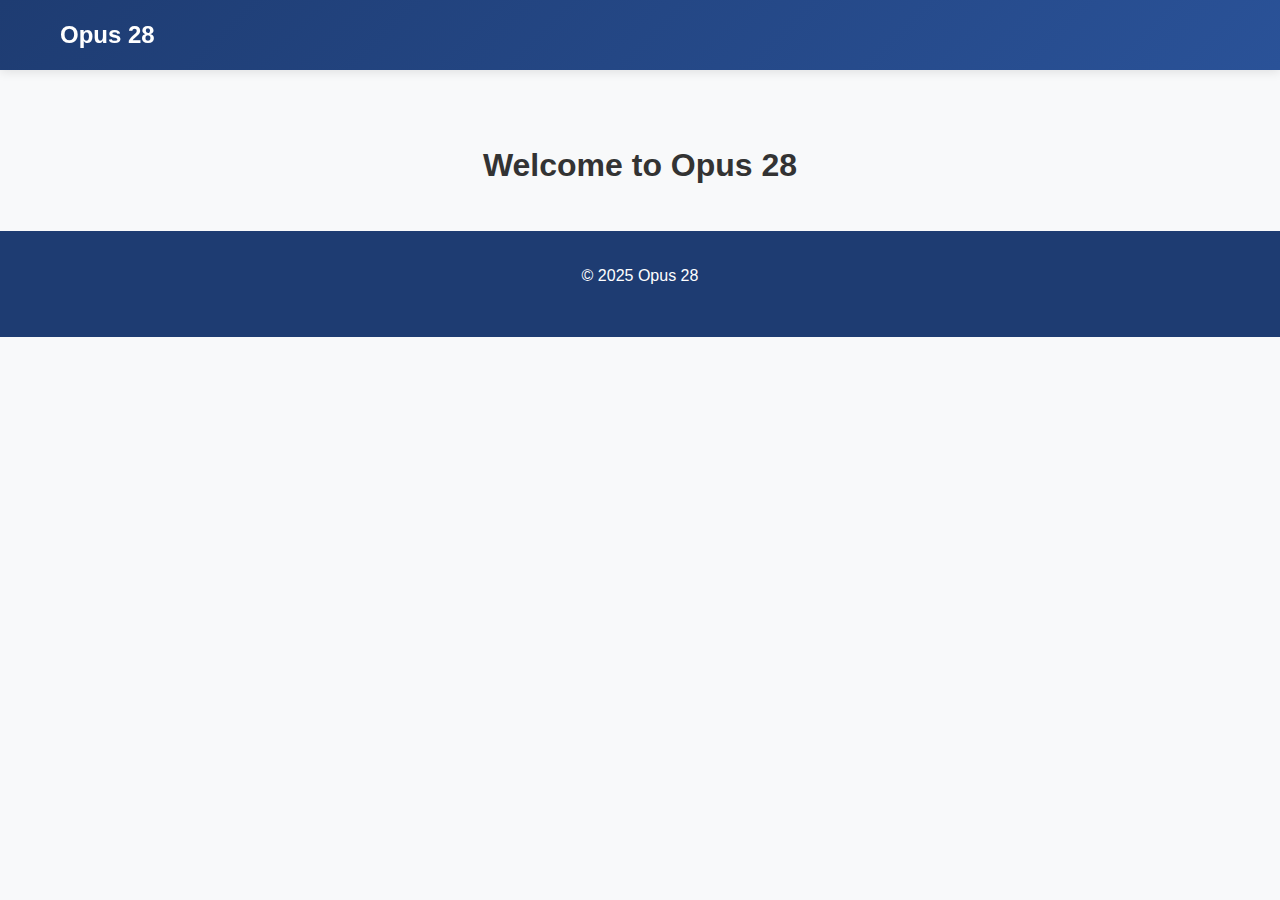
<file: index.html>
<!DOCTYPE html>
<html lang="en">
<head>
	<meta charset="utf-8">
	<meta name="viewport" content="width=device-width,initial-scale=1">
	<title>Opus 28</title>
	<link rel="stylesheet" href="style.css">
</head>
<body>
	<header>
		<nav class="container">
			<div class="logo">Opus 28</div>
		</nav>
	</header>

	<main style="padding: 140px 20px 40px; text-align:center;">
		<h1>Welcome to Opus 28</h1>
	</main>

	<footer>
		<div class="container">
			<div class="footer-links">&copy; 2025 Opus 28</div>
		</div>
	</footer>
</body>
</html>
</file>
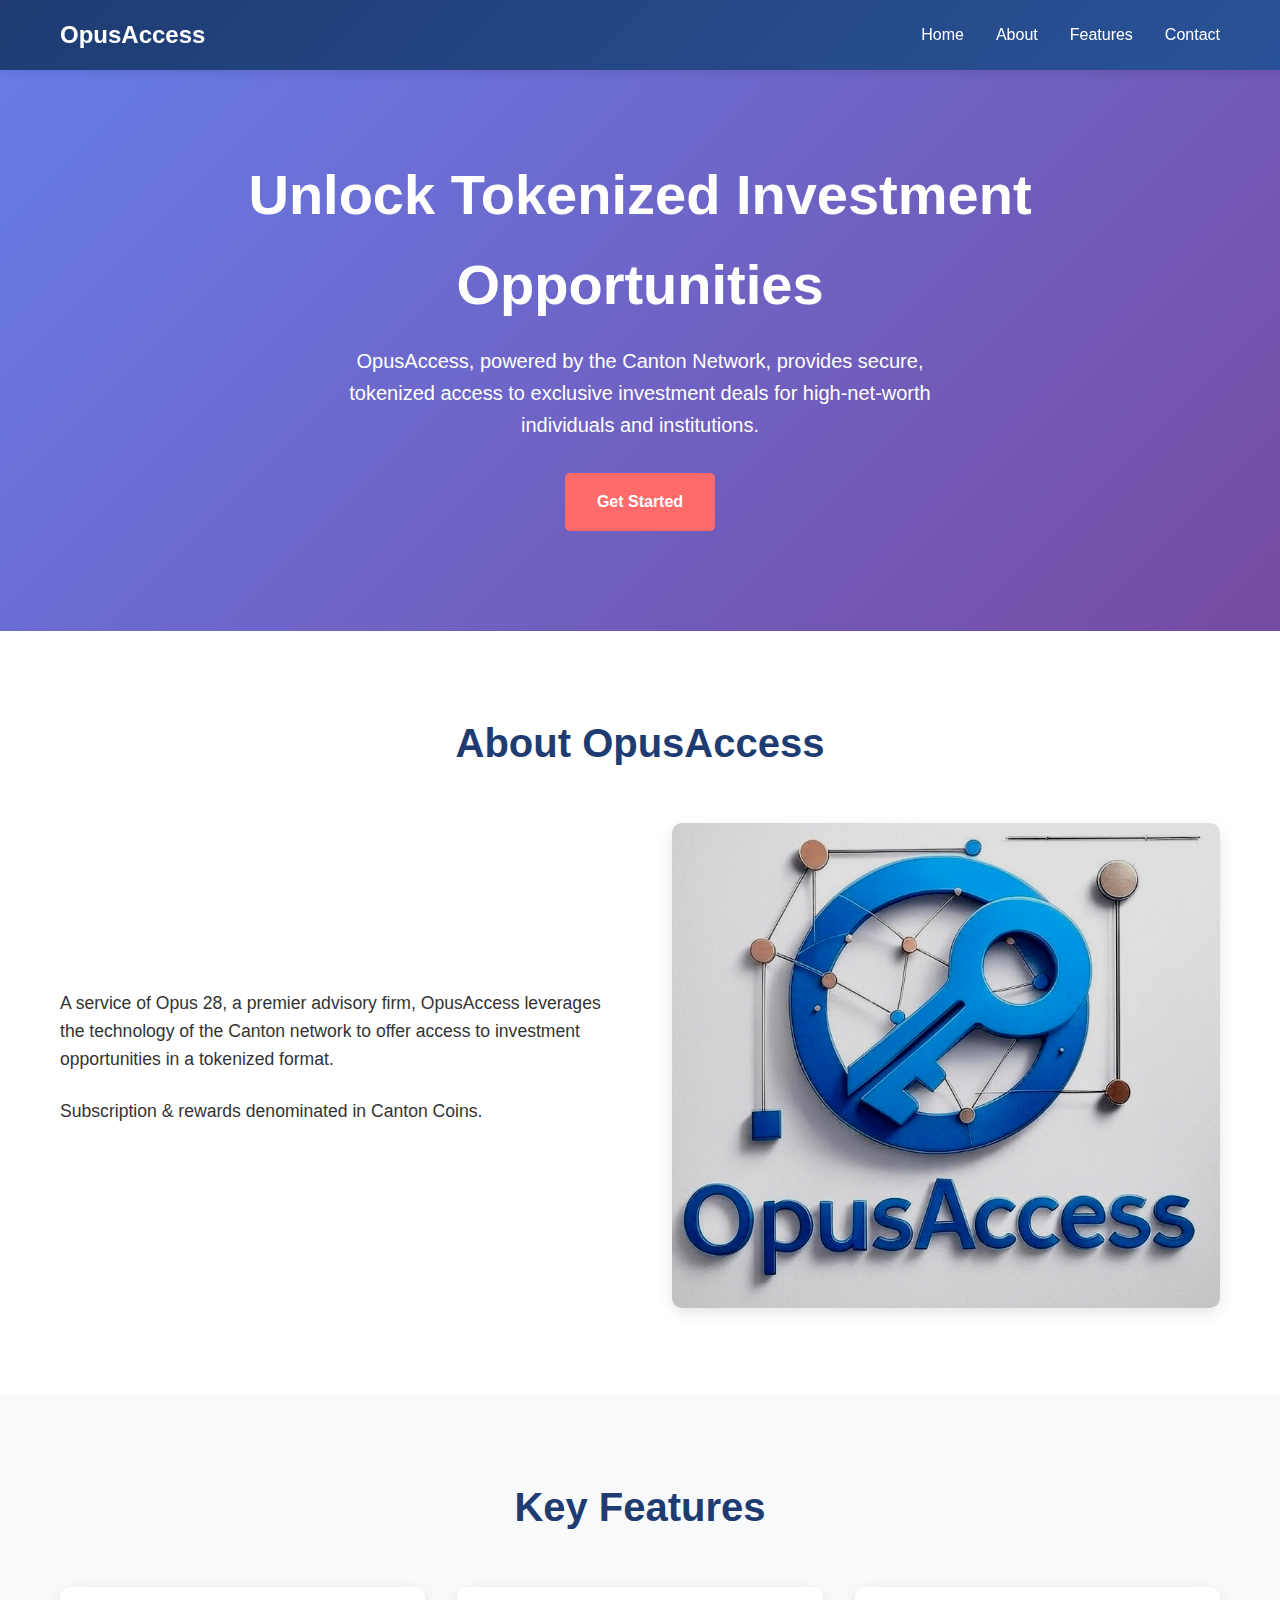
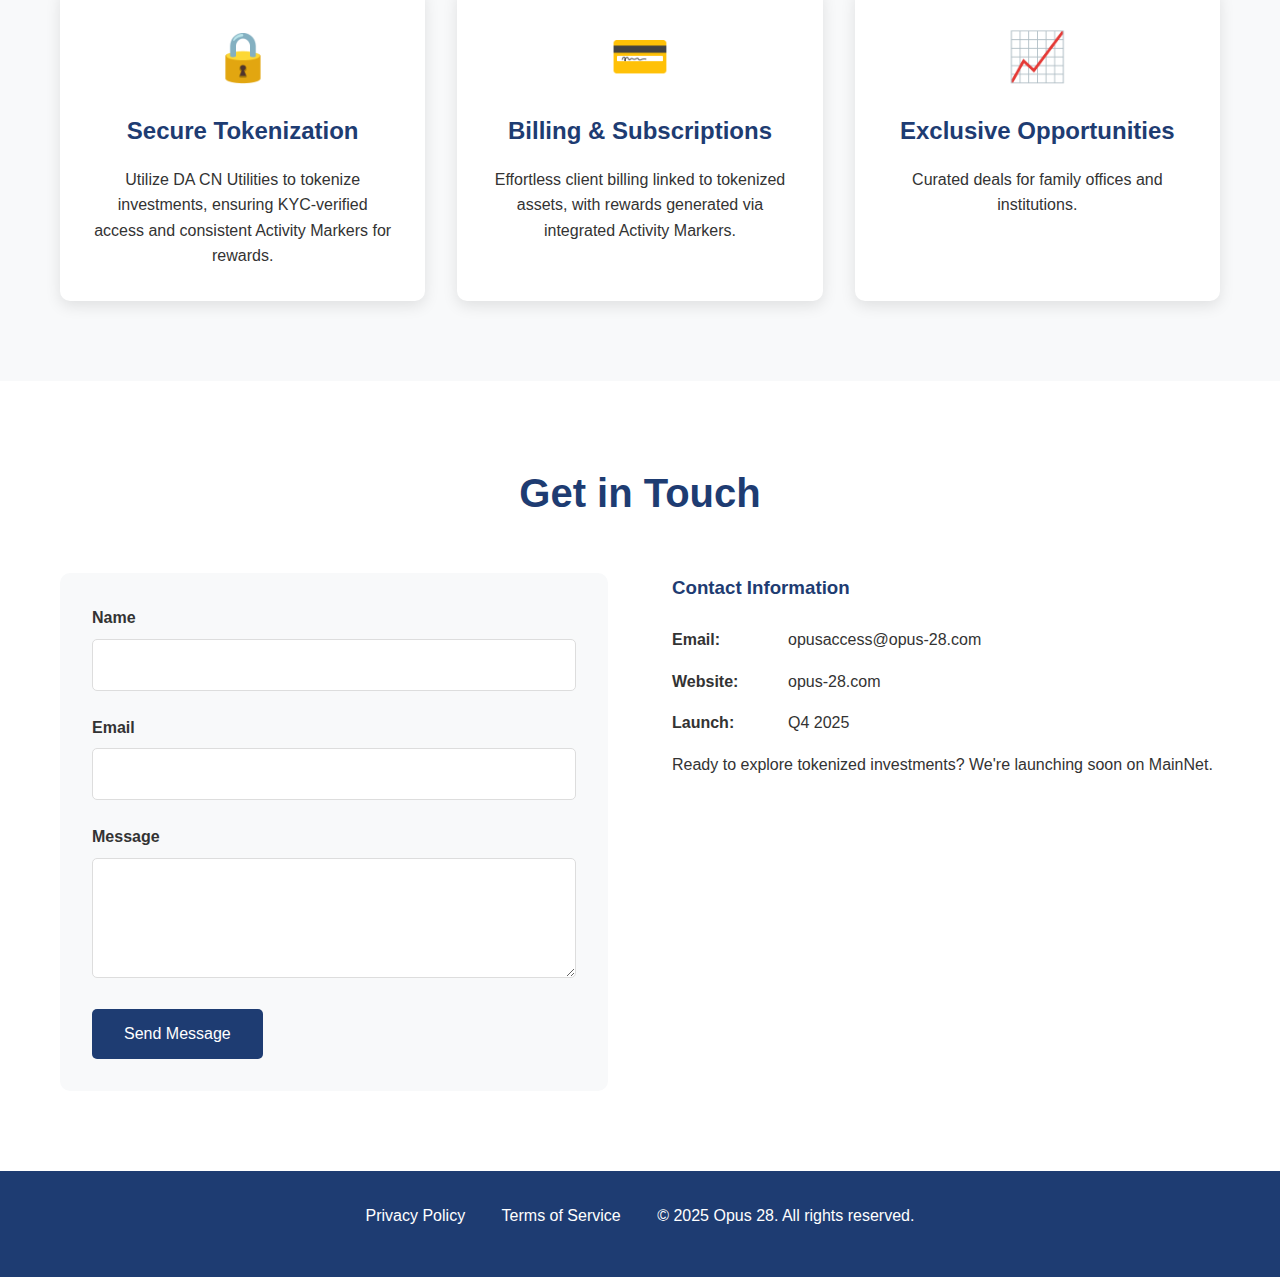
<file: opusaccess.html>
<!DOCTYPE html>
<html lang="en">
<head>
    <meta charset="UTF-8">
    <meta name="viewport" content="width=device-width, initial-scale=1.0">
    <title>OpusAccess - Tokenized Investment Opportunities on Canton Ledger</title>
    <link rel="stylesheet" href="style.css">
</head>
<body>
    <header>
        <nav class="container">
            <div class="logo">OpusAccess</div>
            <ul class="nav-links">
                <li><a href="#home">Home</a></li>
                <li><a href="#about">About</a></li>
                <li><a href="#features">Features</a></li>
                <li><a href="#contact">Contact</a></li>
            </ul>
        </nav>
    </header>

    <section id="home" class="hero">
        <div class="container">
            <h1>Unlock Tokenized Investment Opportunities</h1>
            <p>OpusAccess, powered by the Canton Network, provides secure, tokenized access to exclusive investment deals for high-net-worth individuals and institutions.</p>
            <a href="#contact" class="cta-button">Get Started</a>
        </div>
    </section>

    <section id="about" class="about">
        <div class="container">
            <h2 class="section-title">About OpusAccess</h2>
            <div class="about-content">
                <div class="about-text">
                    <p>A service of Opus 28, a premier advisory firm, OpusAccess leverages the technology of the Canton network to offer access to investment opportunities in a tokenized format.</p>
                    <p>Subscription & rewards denominated in Canton Coins.</p>
                </div>
                <div class="about-image">
                    <!-- Placeholder for image; replace with actual asset -->
                    <img src="images/logo_opusaccess.jpeg" alt="OpusAccess Platform">
                </div>
            </div>
        </div>
    </section>

    <section id="features" class="features">
        <div class="container">
            <h2 class="section-title">Key Features</h2>
            <div class="features-grid">
                <div class="feature-card">
                    <div class="feature-icon">🔒</div>
                    <h3>Secure Tokenization</h3>
                    <p>Utilize DA CN Utilities to tokenize investments, ensuring KYC-verified access and consistent Activity Markers for rewards.</p>
                </div>
                <div class="feature-card">
                    <div class="feature-icon">💳</div>
                    <h3>Billing & Subscriptions</h3>
                    <p>Effortless client billing linked to tokenized assets, with rewards generated via integrated Activity Markers.</p>
                </div>
                <div class="feature-card">
                    <div class="feature-icon">📈</div>
                    <h3>Exclusive Opportunities</h3>
                    <p>Curated deals for family offices and institutions.</p>
                </div>
            </div>
        </div>
    </section>

    <section id="contact" class="contact">
        <div class="container">
            <h2 class="section-title">Get in Touch</h2>
            <div class="contact-content">
                <div class="contact-form">
                    <form action="#" method="POST"> <!-- Integrate with backend as needed -->
                        <div class="form-group">
                            <label for="name">Name</label>
                            <input type="text" id="name" name="name" required>
                        </div>
                        <div class="form-group">
                            <label for="email">Email</label>
                            <input type="email" id="email" name="email" required>
                        </div>
                        <div class="form-group">
                            <label for="message">Message</label>
                            <textarea id="message" name="message" required></textarea>
                        </div>
                        <button type="submit" class="submit-button">Send Message</button>
                    </form>
                </div>
                <div class="contact-info">
                    <h3>Contact Information</h3>
                    <div class="contact-item">
                        <strong>Email:</strong>
                        <span>opusaccess@opus-28.com</span>
                    </div>
                    <div class="contact-item">
                        <strong>Website:</strong>
                        <span>opus-28.com</span>
                    </div>
                    <div class="contact-item">
                        <strong>Launch:</strong>
                        <span>Q4 2025</span>
                    </div>
                    <p>Ready to explore tokenized investments? We're launching soon on MainNet.</p>
                </div>
            </div>
        </div>
    </section>

    <footer>
        <div class="container">
            <div class="footer-links">
                <a href="#">Privacy Policy</a>
                <a href="#">Terms of Service</a>
                <a href="#">&copy; 2025 Opus 28. All rights reserved.</a>
            </div>
        </div>
    </footer>

    <script>
        // Simple smooth scrolling for nav links
        document.querySelectorAll('a[href^="#"]').forEach(anchor => {
            anchor.addEventListener('click', function (e) {
                e.preventDefault();
                document.querySelector(this.getAttribute('href')).scrollIntoView({
                    behavior: 'smooth'
                });
            });
        });

        // Form submission placeholder (integrate with your backend, e.g., via GoDaddy hosting or external service)
        document.querySelector('form').addEventListener('submit', function(e) {
            e.preventDefault();
            alert('Thank you for your message! We\'ll get back to you soon.');
            this.reset();
        });
    </script>
</body>
</html>
</file>
<file: style.css>
/* style.css - extracted from opusaccess.html */

/* Reset and Base Styles */
* {
    margin: 0;
    padding: 0;
    box-sizing: border-box;
}
body {
    font-family: 'Arial', sans-serif;
    line-height: 1.6;
    color: #333;
    background-color: #f8f9fa;
}
.container {
    max-width: 1200px;
    margin: 0 auto;
    padding: 0 20px;
}

/* Header */
header {
    background: linear-gradient(135deg, #1e3c72 0%, #2a5298 100%);
    color: white;
    padding: 1rem 0;
    position: fixed;
    width: 100%;
    top: 0;
    z-index: 1000;
    box-shadow: 0 2px 10px rgba(0,0,0,0.1);
}
nav {
    display: flex;
    justify-content: space-between;
    align-items: center;
}
.logo {
    font-size: 1.5rem;
    font-weight: bold;
}
.nav-links {
    list-style: none;
    display: flex;
    gap: 2rem;
}
.nav-links a {
    color: white;
    text-decoration: none;
    transition: opacity 0.3s;
}
.nav-links a:hover {
    opacity: 0.8;
}

/* Hero Section */
.hero {
    background: linear-gradient(135deg, #667eea 0%, #764ba2 100%);
    color: white;
    padding: 150px 0 100px;
    text-align: center;
}
.hero h1 {
    font-size: 3.5rem;
    margin-bottom: 1rem;
}
.hero p {
    font-size: 1.25rem;
    margin-bottom: 2rem;
    max-width: 600px;
    margin-left: auto;
    margin-right: auto;
}
.cta-button {
    display: inline-block;
    background: #ff6b6b;
    color: white;
    padding: 1rem 2rem;
    text-decoration: none;
    border-radius: 5px;
    font-weight: bold;
    transition: background 0.3s;
}
.cta-button:hover {
    background: #ff5252;
}

/* About Section */
.about {
    padding: 80px 0;
    background: white;
}
.section-title {
    text-align: center;
    font-size: 2.5rem;
    margin-bottom: 3rem;
    color: #1e3c72;
}
.about-content {
    display: grid;
    grid-template-columns: 1fr 1fr;
    gap: 4rem;
    align-items: center;
}
.about-text p {
    font-size: 1.1rem;
    margin-bottom: 1.5rem;
}
.about-image {
    text-align: center;
}
.about-image img {
    max-width: 100%;
    border-radius: 10px;
    box-shadow: 0 5px 15px rgba(0,0,0,0.1);
}

/* Features Section */
.features {
    padding: 80px 0;
    background: #f8f9fa;
}
.features-grid {
    display: grid;
    grid-template-columns: repeat(auto-fit, minmax(300px, 1fr));
    gap: 2rem;
}
.feature-card {
    background: white;
    padding: 2rem;
    border-radius: 10px;
    text-align: center;
    box-shadow: 0 5px 15px rgba(0,0,0,0.1);
    transition: transform 0.3s;
}
.feature-card:hover {
    transform: translateY(-5px);
}
.feature-icon {
    font-size: 3rem;
    color: #667eea;
    margin-bottom: 1rem;
}
.feature-card h3 {
    font-size: 1.5rem;
    margin-bottom: 1rem;
    color: #1e3c72;
}

/* Contact Section */
.contact {
    padding: 80px 0;
    background: white;
}
.contact-content {
    display: grid;
    grid-template-columns: 1fr 1fr;
    gap: 4rem;
}
.contact-form {
    background: #f8f9fa;
    padding: 2rem;
    border-radius: 10px;
}
.form-group {
    margin-bottom: 1.5rem;
}
.form-group label {
    display: block;
    margin-bottom: 0.5rem;
    font-weight: bold;
}
.form-group input,
.form-group textarea {
    width: 100%;
    padding: 1rem;
    border: 1px solid #ddd;
    border-radius: 5px;
    font-size: 1rem;
}
.form-group textarea {
    height: 120px;
    resize: vertical;
}
.submit-button {
    background: #1e3c72;
    color: white;
    padding: 1rem 2rem;
    border: none;
    border-radius: 5px;
    cursor: pointer;
    font-size: 1rem;
    transition: background 0.3s;
}
.submit-button:hover {
    background: #2a5298;
}
.contact-info h3 {
    margin-bottom: 1.5rem;
    color: #1e3c72;
}
.contact-item {
    margin-bottom: 1rem;
    display: flex;
    align-items: center;
}
.contact-item strong {
    margin-right: 1rem;
    min-width: 100px;
}

/* Footer */
footer {
    background: #1e3c72;
    color: white;
    text-align: center;
    padding: 2rem 0;
}
.footer-links {
    margin-bottom: 1rem;
}
.footer-links a {
    color: white;
    text-decoration: none;
    margin: 0 1rem;
}

/* Responsive Design */
@media (max-width: 768px) {
    .nav-links {
        display: none; /* Mobile menu can be added with JS if needed */
    }
    .hero h1 {
        font-size: 2.5rem;
    }
    .about-content,
    .contact-content {
        grid-template-columns: 1fr;
        gap: 2rem;
    }
    .features-grid {
        grid-template-columns: 1fr;
    }
}
</file>
